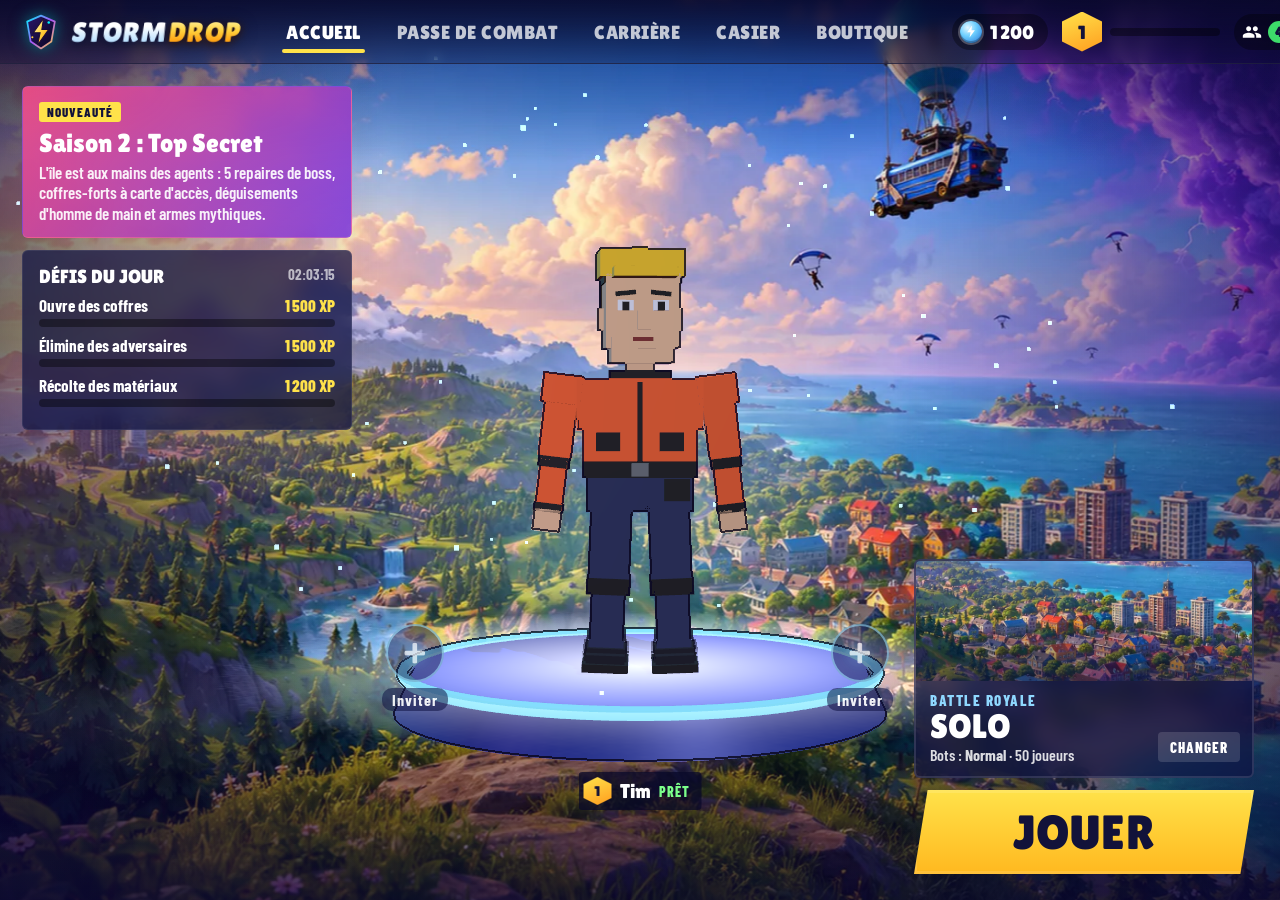
<file: app/index.html>
<!DOCTYPE html>
<html lang="fr">
<head>
<meta charset="UTF-8">
<meta name="viewport" content="width=device-width, initial-scale=1.0">
<title>STORMDROP — Salon</title>
<link rel="icon" type="image/svg+xml" href="icons/icon.svg">
<link rel="preconnect" href="https://fonts.googleapis.com">
<link rel="preconnect" href="https://fonts.gstatic.com" crossorigin>
<link href="https://fonts.googleapis.com/css2?family=Lilita+One&family=Barlow+Condensed:ital,wght@0,500;0,600;0,700;0,800;1,700;1,800&display=swap" rel="stylesheet">
<link rel="stylesheet" href="lobby.css">
<link rel="preload" as="image" href="img/lobby-bg.webp">
<script type="importmap">{ "imports": { "three": "./vendor/three.module.js", "three/addons/": "./vendor/addons/" } }</script>
<link rel="manifest" href="manifest.webmanifest">
<meta name="theme-color" content="#1b1460">
<meta name="mobile-web-app-capable" content="yes">
<meta name="apple-mobile-web-app-capable" content="yes">
<meta name="apple-mobile-web-app-title" content="STORMDROP">
<link rel="apple-touch-icon" href="icons/icon-192.png">
</head>
<body>
<div id="bg">
  <div class="bg-img" id="bgImg"></div>
  <div class="bg-bolt"></div>
  <div class="bg-shade"></div>
  <div class="bg-glow"></div>
  <div class="bg-clouds"></div>
  <div class="bg-floor"></div>
</div>
<canvas id="stage"></canvas>

<!-- Top bar -->
<header id="topbar">
    <div class="logo" aria-label="Stormdrop">
    <svg class="logo-badge" viewBox="0 0 44 44" width="38" height="38" aria-hidden="true">
      <defs>
        <linearGradient id="lbG" x1="0%" y1="0%" x2="100%" y2="100%">
          <stop offset="0%" stop-color="#2a1668"/>
          <stop offset="100%" stop-color="#0a0522"/>
        </linearGradient>
        <linearGradient id="lbB" x1="0%" y1="0%" x2="100%" y2="100%">
          <stop offset="0%" stop-color="#00f5ff"/>
          <stop offset="50%" stop-color="#a855f7"/>
          <stop offset="100%" stop-color="#ffd23f"/>
        </linearGradient>
        <linearGradient id="lbT" x1="0%" y1="0%" x2="100%" y2="100%">
          <stop offset="0%" stop-color="#fff8db"/>
          <stop offset="50%" stop-color="#ffd23f"/>
          <stop offset="100%" stop-color="#f59e0b"/>
        </linearGradient>
      </defs>
      <polygon points="22,3 38,10 34,33 22,41 10,33 6,10" fill="url(#lbG)" stroke="url(#lbB)" stroke-width="2" stroke-linejoin="round"/>
      <path d="M25,6 L13,23 L21,23 L18,37 L31,19 L23,19 Z" fill="url(#lbT)" stroke="#1a0b36" stroke-width="1.2" stroke-linejoin="miter"/>
      <circle cx="31" cy="11" r="1.5" fill="#00f5ff"/>
      <circle cx="12" cy="28" r="1.2" fill="#ffd23f"/>
    </svg>
    <div class="logo-title">
      <span class="lt-storm">STORM</span><span class="lt-drop">DROP</span>
    </div>
  </div>
  <nav id="tabs">
    <button data-tab="home" class="on">ACCUEIL</button>
    <button data-tab="pass">PASSE DE COMBAT</button>
    <button data-tab="career">CARRIÈRE</button>
    <button data-tab="locker">CASIER</button>
    <button data-tab="shop">BOUTIQUE</button>
  </nav>
  <div class="tb-right">
    <div class="pill cur" id="curPill" title="Éclats"><i class="coin"></i><span id="curVal">0</span></div>
    <div class="lvl" id="lvlPill" title="Niveau du passe">
      <div class="lvl-badge"><span id="lvlNum">1</span></div>
      <div class="lvl-bar"><i id="lvlFill"></i></div>
    </div>
    <button class="pill install-btn hidden" id="installBtn" title="Installer l'appli"><svg viewBox="0 0 24 24" width="18" height="18"><path fill="currentColor" d="M11 3h2v9.6l3.3-3.3 1.4 1.4L12 16.4l-5.7-5.7 1.4-1.4 3.3 3.3V3zm-7 14h16v4H4v-4z"/></svg></button>
    <button class="pill friends-btn" id="friendsBtn" title="Amis"><svg viewBox="0 0 24 24" width="20" height="20"><path fill="currentColor" d="M16 11c1.66 0 2.99-1.34 2.99-3S17.66 5 16 5c-1.66 0-3 1.34-3 3s1.34 3 3 3zm-8 0c1.66 0 2.99-1.34 2.99-3S9.66 5 8 5C6.34 5 5 6.34 5 8s1.34 3 3 3zm0 2c-2.33 0-7 1.17-7 3.5V19h14v-2.5c0-2.33-4.67-3.5-7-3.5zm8 0c-.29 0-.62.02-.97.05 1.16.84 1.97 1.97 1.97 3.45V19h6v-2.5c0-2.33-4.67-3.5-7-3.5z"/></svg><span class="fr-count" id="friendsN">0</span></button>
    <button class="icon-btn" id="settingsBtn" aria-label="Paramètres"><svg viewBox="0 0 24 24" width="22" height="22"><path fill="currentColor" d="M19.14 12.94c.04-.3.06-.61.06-.94 0-.32-.02-.64-.07-.94l2.03-1.58c.18-.14.23-.41.12-.61l-1.92-3.32c-.12-.22-.37-.29-.59-.22l-2.39.96c-.5-.38-1.03-.7-1.62-.94l-.36-2.54c-.04-.24-.24-.41-.48-.41h-3.84c-.24 0-.43.17-.47.41l-.36 2.54c-.59.24-1.13.57-1.62.94l-2.39-.96c-.22-.08-.47 0-.59.22L2.74 8.87c-.12.21-.08.47.12.61l2.03 1.58c-.05.3-.09.63-.09.94s.02.64.07.94l-2.03 1.58c-.18.14-.23.41-.12.61l1.92 3.32c.12.22.37.29.59.22l2.39-.96c.5.38 1.03.7 1.62.94l.36 2.54c.05.24.24.41.48.41h3.84c.24 0 .44-.17.47-.41l.36-2.54c.59-.24 1.13-.56 1.62-.94l2.39.96c.22.08.47 0 .59-.22l1.92-3.32c.12-.22.07-.47-.12-.61l-2.01-1.58zM12 15.6c-1.98 0-3.6-1.62-3.6-3.6s1.62-3.6 3.6-3.6 3.6 1.62 3.6 3.6-1.62 3.6-3.6 3.6z"/></svg></button>
  </div>
</header>

<!-- HOME -->
<section class="page on" id="page-home">
  <div class="party" id="party"></div>
  <div class="nameplate"><div class="np-lvl" id="npLvl">1</div><div class="np-name" id="npName">Tim</div><div class="np-ready">PRÊT</div></div>

  <aside class="home-left">
    <div class="card news">
      <div class="news-tag">NOUVEAUTÉ</div>
      <div class="news-title">Saison 2 : Top Secret</div>
      <div class="news-text">L'île est aux mains des agents : 5 repaires de boss, coffres-forts à carte d'accès, déguisements d'homme de main et armes mythiques.</div>
    </div>
    <div class="card quick">
      <div class="q-head">DÉFIS DU JOUR <span id="dailyReset"></span></div>
      <div id="quickChallenges"></div>
    </div>
    <div class="card last hidden" id="lastMatch"></div>
  </aside>

  <div class="home-right">
    <div class="mode-card" id="modeCard">
      <div class="mode-art"><canvas id="modeArt" width="300" height="140"></canvas></div>
      <div class="mode-info">
        <div class="mode-kicker">BATTLE ROYALE</div>
        <div class="mode-name" id="modeName">SOLO</div>
        <div class="mode-diff">Bots : <b id="diffLabel">Normal</b> · <span id="playersLabel">30</span> joueurs</div>
      </div>
      <button class="mode-change" id="diffBtn">CHANGER</button>
    </div>
    <button id="playBtn" class="play"><span>JOUER</span></button>
  </div>
</section>

<!-- BATTLE PASS -->
<section class="page" id="page-pass">
  <div class="pass-head">
    <div>
      <div class="kicker">SAISON 2 · TOP SECRET</div>
      <h1>PASSE DE COMBAT</h1>
      <div class="pass-sub">Monte de niveau en jouant pour débloquer <b>30 paliers</b> de récompenses.</div>
    </div>
    <div class="pass-buy" id="passBuy">
      <div class="pb-title">PASSE PREMIUM</div>
      <div class="pb-text">Débloque toutes les récompenses premium, dont les agents Brutus, TNTina, Meowscles, Skye et Midas.</div>
      <button class="buy-btn" id="passBuyBtn"><i class="coin"></i> 950</button>
    </div>
  </div>
  <div class="pass-preview" id="passPreview"></div>
  <div class="pass-track-wrap">
    <button class="pt-arrow l" id="ptL" aria-label="Précédent">‹</button>
    <div class="pass-track" id="passTrack"></div>
    <button class="pt-arrow r" id="ptR" aria-label="Suivant">›</button>
  </div>
</section>

<!-- CAREER (statistiques détaillées) -->
<section class="page" id="page-career">
  <div class="career-wrap">
    <div class="cr-head">
      <div class="cr-id">
        <div class="lvl-badge"><span id="crLvl">1</span></div>
        <div><div class="kicker">PROFIL JOUEUR</div><h1 id="crName">Tim</h1></div>
      </div>
      <div class="cr-vic"><b id="crWins">0</b><span>VICTOIRES<br>ROYALES</span></div>
    </div>
    <h3>GÉNÉRAL</h3>
    <div class="cr-grid" id="careerStats"></div>
    <h3>COMBAT</h3>
    <div class="cr-grid" id="careerCombat"></div>
    <h3>EXPLORATION &amp; BUTIN</h3>
    <div class="cr-grid" id="careerLoot"></div>
  </div>
</section>

<!-- LOCKER -->
<section class="page" id="page-locker">
  <div class="locker">
    <div class="lk-slots" id="lkSlots"></div>
    <div class="lk-panel">
      <div class="lk-head"><h2 id="lkTitle">TENUE</h2><span class="muted" id="lkCount"></span></div>
      <div class="lk-grid" id="lkGrid"></div>
    </div>
  </div>
  <div class="lk-detail" id="lkDetail"></div>
</section>

<!-- SHOP -->
<section class="page" id="page-shop">
  <div class="shop">
    <div class="shop-head">
      <h1>BOUTIQUE</h1>
      <div class="shop-timer">Renouvellement dans <b id="shopTimer">--:--:--</b></div>
    </div>
    <div class="shop-scroll">
      <h3>À LA UNE</h3>
      <div class="shop-row featured" id="shopFeatured"></div>
      <h3>QUOTIDIEN</h3>
      <div class="shop-row daily" id="shopDaily"></div>
      <h3>OFFRE DU JOUR</h3>
      <div class="shop-row gift">
        <div class="gift-card" id="giftCard">
          <i class="coin big"></i>
          <div><b>Cadeau quotidien</b><span>Récupère 300 Éclats gratuitement chaque jour.</span></div>
          <button class="buy-btn" id="giftBtn">RÉCUPÉRER</button>
        </div>
      </div>
    </div>
  </div>
</section>

<!-- Modals -->
<div class="modal hidden" id="buyModal">
  <div class="modal-box buy">
    <div class="bm-art" id="bmArt"></div>
    <div class="bm-info">
      <div class="bm-rar" id="bmRar"></div>
      <div class="bm-name" id="bmName"></div>
      <div class="bm-type" id="bmType"></div>
      <div class="bm-desc" id="bmDesc"></div>
      <div class="bm-btns">
        <button class="buy-btn" id="bmBuy"></button>
        <button class="ghost-btn" id="bmClose">FERMER</button>
      </div>
      <div class="bm-msg" id="bmMsg"></div>
    </div>
  </div>
</div>

<aside class="friends hidden" id="friendsPanel">
  <div class="fr-head"><h2>AMIS</h2><button class="ghost-btn" id="friendsClose">FERMER</button></div>
  <div class="fr-group" id="partyList"></div>
  <div class="fr-sub">EN LIGNE</div>
  <div id="friendsList"></div>
  <div class="set-note">Les amis invités rejoignent ton groupe et jouent comme coéquipiers IA. En Solo, inviter un ami passe automatiquement en Duo ou en Escouade.</div>
</aside>

<div class="modal hidden" id="modeModal">
  <div class="modal-box mode-pick">
    <h2>CHOIX DU MODE</h2>
    <div class="mp-row" id="mpModes"></div>
    <div class="mp-label">NOMBRE DE JOUEURS</div>
    <div class="mp-row small" id="mpPlayers"></div>
    <div class="mp-label">DIFFICULTÉ DES BOTS</div>
    <div class="mp-row small" id="mpDiff"></div>
    <div class="bm-btns"><button class="buy-btn" id="mpOk">VALIDER</button></div>
  </div>
</div>

<div class="modal hidden" id="settingsModal">
  <div class="modal-box settings">
    <h2>PARAMÈTRES</h2>
    <label>Pseudo<input id="setName" maxlength="16" value="Tim"></label>
    <div id="setForm"></div>
    <label>Difficulté des bots
      <select id="setDiff"><option value="facile">Facile</option><option value="normal" selected>Normal</option><option value="difficile">Difficile</option></select>
    </label>
    <div class="set-note">Astuce : en jeu, clique dans la fenêtre pour capturer la souris (version téléchargeable). La progression est conservée tant que cette page reste ouverte.</div>
    <div class="bm-btns"><button class="buy-btn" id="setSave">ENREGISTRER</button></div>
  </div>
</div>

<div class="modal hidden" id="resultModal">
  <div class="modal-box result">
    <div class="rs-place" id="rsPlace">#1</div>
    <div class="rs-title" id="rsTitle"></div>
    <div class="rs-cols">
      <div class="rs-stats" id="rsStats"></div>
      <div class="rs-xp">
        <div class="rs-xp-list" id="rsXpList"></div>
        <div class="rs-total"><span>TOTAL</span><b id="rsXpTotal">0 XP</b></div>
        <div class="rs-level">
          <div class="lvl-badge"><span id="rsLvl">1</span></div>
          <div class="rs-bar"><i id="rsFill"></i></div>
        </div>
        <div class="rs-rewards" id="rsRewards"></div>
      </div>
    </div>
    <div class="bm-btns"><button class="buy-btn" id="rsContinue">CONTINUER</button></div>
  </div>
</div>

<div id="matchmaking" class="hidden">
  <div class="mm-box"><div class="mm-spin"></div><div><b>RECHERCHE DE PARTIE</b><span id="mmTime">0:00</span></div></div>
</div>
<div id="loadScreen" class="hidden">
  <div class="ls-art" id="lsArt"></div>
  <div class="ls-bottom">
    <div class="ls-tip" id="lsTip"></div>
    <div class="ls-bar"><i id="lsFill"></i></div>
  </div>
</div>
<div id="toast"></div>

<script type="module" src="js/lobby.js"></script>
<script data-pplx-inline-edit>
(function () {
  if (window === window.top) return;

  const allowedParentOrigins = ["https://www.perplexity.ai","https://perplexity.ai","https://testing.perplexity.ai","https://staging.perplexity.ai","https://*.preview.i.perplexity.ai","http://per..."];
  const MAX_FONT_BYTES = 500 * 1024;
  const MAX_TOTAL_FONT_BYTES = 2 * 1024 * 1024;
  const DEFAULT_LINE_HEIGHT = 16;
  let scrollForwarding = false;
  let scrollRaf = 0;
  let trustedTopOrigin = null;
  // (inline edit script unchanged)
})();


</script></body>
</html>
</file>
<file: app/lobby.css>
:root {
  --font-display: 'Lilita One', 'Arial Black', sans-serif;
  --font-body: 'Barlow Condensed', 'Arial Narrow', sans-serif;
  --yellow: #ffe24a; --yellow2: #ffb81f; --ink: #12123a;
  --panel: rgba(14, 18, 66, .72); --panel2: rgba(255, 255, 255, .08);
  --blue: #2a8cff;
}
* { box-sizing: border-box; margin: 0; padding: 0; }
html, body { width: 100%; height: 100%; overflow: hidden; background: #160f52; color: #fff; font-family: var(--font-body); user-select: none; -webkit-font-smoothing: antialiased; }
button { font-family: inherit; color: inherit; border: 0; background: none; cursor: pointer; }
.hidden { display: none !important; }
.muted { color: rgba(255,255,255,.6); font-family: var(--font-body); font-weight: 600; font-size: 16px; letter-spacing: 0; }

/* Background */
#bg { position: fixed; inset: 0; overflow: hidden; background: #2a2a8f url(img/lobby-bg-small.webp) center / cover; }
.bg-img { position: absolute; inset: -3%; background: url(img/lobby-bg.webp) center 40% / cover no-repeat; transform: translate3d(var(--px, 0px), var(--py, 0px), 0) scale(1.04); transition: transform .6s cubic-bezier(.2,.7,.3,1), filter .5s; animation: kenburns 50s ease-in-out infinite alternate; will-change: transform; }
@keyframes kenburns { from { background-position: 45% 40%; } to { background-position: 55% 38%; } }
/* storm lightning flashes on the right side of the art */
.bg-bolt { position: absolute; inset: 0; background: radial-gradient(ellipse 30% 45% at 90% 25%, rgba(214, 160, 255, .55), transparent 70%); opacity: 0; mix-blend-mode: screen; animation: bolt 7s infinite; pointer-events: none; }
@keyframes bolt { 0%, 62%, 66%, 69%, 100% { opacity: 0; } 63% { opacity: 1; } 67% { opacity: .7; } }
/* readability: dark top for the bar, side vignettes for the panels, soft glow behind the character */
.bg-shade { position: absolute; inset: 0; pointer-events: none; background:
  linear-gradient(180deg, rgba(10, 8, 48, .55) 0%, rgba(10, 8, 48, 0) 18%),
  linear-gradient(90deg, rgba(14, 10, 60, .55) 0%, rgba(14, 10, 60, 0) 30%, rgba(14, 10, 60, 0) 70%, rgba(14, 10, 60, .5) 100%),
  radial-gradient(ellipse 90% 80% at 50% 50%, transparent 55%, rgba(8, 6, 40, .55) 100%); }
.bg-glow { position: absolute; left: 50%; top: 58%; width: 62vmin; height: 62vmin; transform: translate(-50%, -50%); background: radial-gradient(circle, rgba(150, 225, 255, .45), rgba(150, 225, 255, 0) 65%); filter: blur(10px); animation: pulse 6s ease-in-out infinite; mix-blend-mode: screen; }
@keyframes pulse { 50% { opacity: .7; transform: translate(-50%, -50%) scale(1.06); } }
.bg-clouds { position: absolute; inset: 0; opacity: .35; pointer-events: none; background:
  radial-gradient(ellipse 22% 9% at 12% 80%, rgba(255,255,255,.35), transparent 70%),
  radial-gradient(ellipse 28% 10% at 88% 84%, rgba(255,255,255,.3), transparent 70%);
  animation: drift 40s linear infinite alternate; }
@keyframes drift { to { transform: translateX(3%); } }
.bg-floor { position: absolute; left: 0; right: 0; bottom: 0; height: 34%; background: linear-gradient(180deg, transparent, rgba(10, 6, 50, .7)); }
/* other tabs: blur and darken the art so panels stay readable */
body[data-tab="pass"] .bg-img, body[data-tab="challenges"] .bg-img, body[data-tab="career"] .bg-img, body[data-tab="locker"] .bg-img, body[data-tab="shop"] .bg-img { filter: blur(6px) brightness(.55) saturate(1.1); }
@media (prefers-reduced-motion: reduce) { .bg-img, .bg-bolt, .bg-clouds, .bg-glow { animation: none; } }
#stage { position: fixed; inset: 0; width: 100%; height: 100%; display: block; cursor: grab; }
#stage:active { cursor: grabbing; }

/* Top bar */
#topbar { position: fixed; top: 0; left: 0; right: 0; height: 64px; z-index: 10; display: flex; align-items: center; padding: 0 22px; gap: 28px; background: linear-gradient(180deg, rgba(8, 8, 40, .82), rgba(8, 8, 40, .25)); backdrop-filter: blur(6px); -webkit-backdrop-filter: blur(6px); border-bottom: 1px solid rgba(255,255,255,.08); }
.logo {
  display: flex;
  align-items: center;
  gap: 12px;
  cursor: pointer;
  text-decoration: none;
  filter: drop-shadow(0 2px 8px rgba(0,0,0,.4));
  transition: transform .15s ease, filter .15s ease;
}
.logo:hover {
  transform: scale(1.03);
  filter: drop-shadow(0 4px 14px rgba(120,40,255,.6));
}
.logo-badge {
  flex: none;
  filter: drop-shadow(0 0 8px rgba(0, 245, 255, 0.45));
}
.logo-title {
  display: flex;
  align-items: baseline;
  font-family: var(--font-display);
  font-size: 28px;
  line-height: 1;
  letter-spacing: 1px;
  transform: skewX(-8deg);
}
.lt-storm {
  color: #ffffff;
  background: linear-gradient(180deg, #ffffff 30%, #a5d8ff 100%);
  -webkit-background-clip: text;
  -webkit-text-fill-color: transparent;
  filter: drop-shadow(0 2px 4px rgba(10, 20, 60, .8));
  margin-right: 2px;
}
.lt-drop {
  color: #ffd23f;
  background: linear-gradient(180deg, #fff3a8 0%, #ffd23f 45%, #ff8c00 100%);
  -webkit-background-clip: text;
  -webkit-text-fill-color: transparent;
  filter: drop-shadow(0 2px 4px rgba(60, 20, 0, .8));
}
#tabs { display: flex; gap: 4px; height: 100%; }
#tabs button { position: relative; height: 100%; padding: 0 16px; white-space: nowrap; font-family: var(--font-display); font-size: 19px; letter-spacing: .5px; color: rgba(255,255,255,.75); transition: color .15s; }
#tabs button:hover { color: #fff; }
#tabs button.on { color: #fff; }
#tabs button.on::after { content: ''; position: absolute; left: 12px; right: 12px; bottom: 10px; height: 4px; background: var(--yellow); border-radius: 2px; }
#tabs button .dot { position: absolute; top: 14px; right: 4px; width: 9px; height: 9px; border-radius: 50%; background: var(--yellow); box-shadow: 0 0 6px var(--yellow); }
.tb-right { margin-left: auto; display: flex; align-items: center; gap: 14px; }
.pill { display: flex; align-items: center; gap: 8px; height: 36px; padding: 0 14px 0 8px; border-radius: 18px; background: rgba(0,0,0,.35); font-family: var(--font-display); font-size: 19px; }
.coin { display: inline-block; width: 22px; height: 22px; border-radius: 50%; background: radial-gradient(circle at 35% 30%, #e6f7ff, #6fd0ff 40%, #1f6fd6 100%); box-shadow: inset 0 -2px 0 rgba(0,0,0,.25), 0 0 0 2px rgba(255,255,255,.25); position: relative; flex: none; }
.coin::after { content: ''; position: absolute; inset: 5px; background: #fff; clip-path: polygon(58% 0, 18% 56%, 46% 56%, 38% 100%, 82% 40%, 54% 40%); }
.coin.big { width: 54px; height: 54px; }
.coin.big::after { inset: 12px; }
.lvl { display: flex; align-items: center; gap: 8px; }
.lvl-badge { width: 40px; height: 40px; display: grid; place-items: center; background: linear-gradient(160deg, #ffe24a, #ff9d1f); clip-path: polygon(50% 0, 100% 25%, 100% 75%, 50% 100%, 0 75%, 0 25%); color: var(--ink); font-family: var(--font-display); font-size: 19px; }
.lvl-bar { width: 110px; height: 8px; border-radius: 4px; background: rgba(0,0,0,.4); overflow: hidden; }
.lvl-bar i { display: block; height: 100%; width: 0; background: linear-gradient(90deg, #7ce8ff, #3fa9ff); transition: width .6s; }
.icon-btn { width: 40px; height: 40px; display: grid; place-items: center; border-radius: 50%; background: rgba(0,0,0,.35); color: #fff; }
.icon-btn:hover { background: rgba(255,255,255,.18); }

/* Pages */
.page { position: fixed; inset: 64px 0 0 0; z-index: 5; display: none; pointer-events: none; }
.page.on { display: block; }
.page > * { pointer-events: auto; }
.page .party, .page .nameplate { pointer-events: none; }
.card { background: var(--panel); border-radius: 6px; padding: 14px 16px; backdrop-filter: blur(6px); border: 1px solid rgba(255,255,255,.08); }
.kicker { font-family: var(--font-display); font-size: 18px; color: var(--yellow); letter-spacing: 1px; }
h1 { font-family: var(--font-display); font-weight: 400; font-size: 54px; line-height: 1; letter-spacing: .5px; text-shadow: 0 4px 0 rgba(0,0,0,.25); }
h2 { font-family: var(--font-display); font-weight: 400; font-size: 28px; margin-bottom: 12px; display: flex; align-items: baseline; gap: 12px; }
h3 { font-family: var(--font-display); font-weight: 400; font-size: 24px; margin: 18px 0 10px; letter-spacing: .5px; }

/* Home */
.party .slot { position: fixed; bottom: 21%; width: 90px; height: 150px; display: flex; flex-direction: column; align-items: center; justify-content: flex-end; gap: 6px; opacity: .55; }
.party .slot span { font-family: var(--font-display); font-size: 54px; line-height: 1; color: rgba(255,255,255,.75); text-shadow: 0 0 16px rgba(140,220,255,.7); }
.party .slot em { font-style: normal; font-weight: 700; font-size: 16px; letter-spacing: 1px; }
.party .s1 { left: calc(50% - 270px); } .party .s2 { left: calc(50% + 175px); } .party .s3 { left: calc(50% + 330px); bottom: 26%; opacity: .35; }
.nameplate { position: fixed; left: 50%; bottom: 10%; transform: translateX(-50%); display: flex; align-items: center; gap: 8px; background: rgba(8, 8, 40, .7); padding: 5px 12px 5px 5px; border-radius: 4px; }
.np-lvl { width: 28px; height: 28px; display: grid; place-items: center; background: linear-gradient(160deg, #ffe24a, #ff9d1f); clip-path: polygon(50% 0, 100% 25%, 100% 75%, 50% 100%, 0 75%, 0 25%); color: var(--ink); font-family: var(--font-display); font-size: 14px; }
.np-name { font-family: var(--font-display); font-size: 20px; }
.np-ready { font-weight: 800; font-size: 14px; color: #7cff8a; letter-spacing: 1px; }
.home-left { position: fixed; left: 22px; top: 86px; width: 330px; display: flex; flex-direction: column; gap: 12px; }
.news { background: linear-gradient(135deg, rgba(255, 79, 140, .85), rgba(120, 52, 220, .85)); }
.news-tag { display: inline-block; background: var(--yellow); color: var(--ink); font-weight: 800; font-size: 13px; padding: 2px 8px; border-radius: 3px; letter-spacing: 1px; }
.news-title { font-family: var(--font-display); font-size: 26px; margin: 6px 0 4px; }
.news-text { font-size: 17px; font-weight: 600; line-height: 1.2; opacity: .92; }
.q-head { font-family: var(--font-display); font-size: 19px; margin-bottom: 8px; display: flex; justify-content: space-between; }
.q-head span { font-family: var(--font-body); font-weight: 700; font-size: 15px; opacity: .65; }
.qc { margin: 8px 0; }
.qc-top { display: flex; justify-content: space-between; font-weight: 700; font-size: 17px; }
.qc-top b { color: var(--yellow); font-weight: 800; }
.bar { height: 8px; margin-top: 4px; border-radius: 4px; background: rgba(0,0,0,.4); overflow: hidden; }
.bar i { display: block; height: 100%; background: linear-gradient(90deg, #ffe24a, #ffb81f); }
.qc.done .qc-top { color: #7cff8a; }
.qc.done .bar i { background: #3ddc6a; }
.last { font-size: 17px; font-weight: 600; }
.last b { font-family: var(--font-display); font-weight: 400; font-size: 22px; }
.home-right { position: fixed; right: 26px; bottom: 26px; display: flex; flex-direction: column; align-items: flex-end; gap: 12px; }
.mode-card { position: relative; width: 340px; background: var(--panel); border-radius: 6px; overflow: hidden; border: 2px solid rgba(255,255,255,.12); }
.mode-art { background: url(img/lobby-bg.webp) 78% 62% / 260% no-repeat; position: relative; }
.mode-art::after { content: ''; position: absolute; inset: 0; background: linear-gradient(180deg, transparent 50%, rgba(14,18,66,.6)); }
.mode-art canvas { display: block; width: 100%; height: 120px; opacity: 0; }
.mode-info { padding: 10px 14px 12px; }
.mode-kicker { font-weight: 800; font-size: 15px; letter-spacing: 1.5px; color: #8fd8ff; }
.mode-name { font-family: var(--font-display); font-size: 34px; line-height: 1; }
.mode-diff { font-weight: 600; font-size: 16px; opacity: .85; margin-top: 2px; }
.mode-change { position: absolute; right: 12px; bottom: 14px; padding: 6px 12px; background: rgba(255,255,255,.14); border-radius: 4px; font-weight: 800; font-size: 15px; letter-spacing: 1px; }
.mode-change:hover { background: rgba(255,255,255,.26); }
.play { width: 340px; height: 84px; background: linear-gradient(180deg, var(--yellow), var(--yellow2)); color: var(--ink); clip-path: polygon(4% 0, 100% 0, 96% 100%, 0 100%); font-family: var(--font-display); font-size: 48px; letter-spacing: 1px; box-shadow: 0 6px 0 #c47d00; transition: transform .12s, filter .12s; }
.play:hover { transform: translateY(-2px) scale(1.02); filter: brightness(1.08); }
.play:active { transform: translateY(1px); }

/* Battle pass */
#page-pass { padding: 24px 40px; }
.pass-head { display: flex; justify-content: space-between; align-items: flex-start; gap: 20px; }
.pass-sub { font-size: 19px; font-weight: 600; margin-top: 6px; opacity: .9; }
.pass-buy { width: 360px; padding: 14px 16px; border-radius: 6px; background: linear-gradient(135deg, #ffcf3a, #ff8a1f); color: var(--ink); }
.pass-buy.owned { background: linear-gradient(135deg, #3ddc6a, #1b9b4a); color: #fff; }
.pb-title { font-family: var(--font-display); font-size: 24px; }
.pb-text { font-weight: 700; font-size: 16px; line-height: 1.15; margin: 4px 0 10px; }
.buy-btn { display: inline-flex; align-items: center; gap: 8px; height: 44px; padding: 0 22px; background: linear-gradient(180deg, var(--yellow), var(--yellow2)); color: var(--ink); font-family: var(--font-display); font-size: 22px; border-radius: 4px; box-shadow: 0 4px 0 #c47d00; }
.pass-buy .buy-btn { background: var(--ink); color: #fff; box-shadow: 0 4px 0 #000; }
.buy-btn:hover { filter: brightness(1.08); }
.buy-btn:disabled { opacity: .5; cursor: default; filter: none; }
.ghost-btn { height: 44px; padding: 0 18px; border: 2px solid rgba(255,255,255,.5); border-radius: 4px; font-family: var(--font-display); font-size: 19px; }
.ghost-btn:hover { background: rgba(255,255,255,.12); }
.pass-preview { position: absolute; left: 40px; top: 180px; width: 360px; }
.pp-rar { display: inline-block; padding: 2px 8px; border-radius: 3px; font-weight: 800; font-size: 14px; letter-spacing: 1px; color: #fff; }
.pp-name { font-family: var(--font-display); font-size: 40px; line-height: 1; margin: 6px 0; }
.pp-type { font-weight: 700; font-size: 18px; opacity: .8; }
.pp-tier { margin-top: 8px; font-weight: 700; font-size: 18px; color: var(--yellow); }
.pass-track-wrap { position: absolute; left: 0; right: 0; bottom: 22px; display: flex; align-items: center; gap: 8px; padding: 0 12px; }
.pass-track { flex: 1; display: flex; gap: 8px; overflow-x: auto; scroll-behavior: smooth; padding: 6px 4px 10px; scrollbar-width: thin; }
.pt-arrow { width: 40px; height: 40px; border-radius: 50%; background: rgba(0,0,0,.4); font-size: 30px; line-height: 1; flex: none; }
.tier { flex: none; width: 112px; display: flex; flex-direction: column; gap: 6px; }
.tier-num { text-align: center; font-family: var(--font-display); font-size: 20px; }
.tier.cur .tier-num { color: var(--yellow); }
.reward { position: relative; height: 112px; border-radius: 5px; overflow: hidden; cursor: pointer; border: 3px solid transparent; transition: transform .12s; }
.reward:hover { transform: translateY(-3px); }
.reward.sel { border-color: #fff; }
.reward img { position: absolute; inset: 0; width: 100%; height: 100%; object-fit: contain; }
.reward .rw-label { position: absolute; left: 0; right: 0; bottom: 0; padding: 2px 4px; background: rgba(0,0,0,.55); font-weight: 700; font-size: 13px; text-align: center; white-space: nowrap; overflow: hidden; text-overflow: ellipsis; }
.reward.locked::after { content: ''; position: absolute; inset: 0; background: rgba(10, 10, 40, .55); }
.reward .lock { position: absolute; top: 4px; right: 4px; z-index: 2; width: 22px; height: 22px; border-radius: 50%; background: rgba(0,0,0,.6); display: grid; place-items: center; }
.reward .lock svg { width: 12px; height: 12px; }
.reward .check { position: absolute; top: 4px; right: 4px; z-index: 2; width: 22px; height: 22px; border-radius: 50%; background: #3ddc6a; display: grid; place-items: center; font-weight: 800; font-size: 14px; }
.reward.empty { background: rgba(255,255,255,.05); cursor: default; }
.reward.empty:hover { transform: none; }
.reward.prem { box-shadow: inset 0 0 0 2px rgba(255, 210, 63, .6); }
.row-tag { font-weight: 800; font-size: 12px; letter-spacing: 1px; opacity: .7; text-align: center; }
.eclats-art { position: absolute; inset: 0; display: grid; place-items: center; }
.eclats-art .coin { width: 48px; height: 48px; }
.eclats-art .coin::after { inset: 11px; }
.eclats-art b { position: absolute; top: 14px; font-family: var(--font-display); font-size: 20px; }

/* Rarity backgrounds */
.r-common { background: radial-gradient(circle at 50% 35%, #c9cfda, #6e7687 75%); }
.r-uncommon { background: radial-gradient(circle at 50% 35%, #8bf07a, #237a32 75%); }
.r-rare { background: radial-gradient(circle at 50% 35%, #6fd0ff, #1849a8 75%); }
.r-epic { background: radial-gradient(circle at 50% 35%, #d89aff, #5a1aa0 75%); }
.r-legendary { background: radial-gradient(circle at 50% 35%, #ffd27a, #b2560c 75%); }
.r-eclats { background: radial-gradient(circle at 50% 35%, #7fe0ff, #1f3fa8 75%); }

/* Challenges + Carrière */
#page-challenges, #page-career { padding: 24px 40px; overflow-y: auto; }
.ch-wrap { display: grid; grid-template-columns: 1fr 1fr 300px; gap: 22px; max-width: 1400px; margin: 0 auto; }
.ch-col h2 .muted { font-size: 15px; }
.career-wrap { max-width: 1150px; margin: 0 auto; padding-bottom: 30px; }
.career-wrap h3 { color: #b9c3ff; }
.cr-head { display: flex; align-items: center; justify-content: space-between; gap: 20px; padding: 18px 22px; margin-bottom: 8px; background: var(--panel); border-radius: 8px; border: 1px solid rgba(255,255,255,.1); backdrop-filter: blur(8px); }
.cr-id { display: flex; align-items: center; gap: 16px; }
.cr-id .lvl-badge { width: 56px; height: 56px; font-size: 26px; }
.cr-id h1 { font-size: 46px; }
.cr-vic { text-align: center; padding: 8px 26px; border-radius: 8px; background: linear-gradient(160deg, rgba(255,226,74,.2), rgba(255,157,31,.12)); border: 2px solid rgba(255,226,74,.45); }
.cr-vic b { display: block; font-family: var(--font-display); font-weight: 400; font-size: 54px; line-height: .95; color: var(--yellow); text-shadow: 0 3px 0 rgba(0,0,0,.35); }
.cr-vic span { font-weight: 800; font-size: 13px; letter-spacing: 2px; opacity: .85; }
.cr-grid { display: grid; grid-template-columns: repeat(4, 1fr); gap: 10px; }
.cr-grid .stat { display: flex; flex-direction: column; gap: 2px; padding: 12px 16px; background: var(--panel); border-radius: 6px; border: 1px solid rgba(255,255,255,.08); backdrop-filter: blur(8px); }
.cr-grid .stat span { font-weight: 700; font-size: 15px; letter-spacing: .5px; color: #9aa3d5; text-transform: uppercase; }
.cr-grid .stat b { font-family: var(--font-display); font-weight: 400; font-size: 34px; line-height: 1.05; color: #fff; }
.cr-grid .stat b:first-letter { color: var(--yellow); }
.chal { display: flex; align-items: center; gap: 14px; padding: 12px 14px; margin-bottom: 10px; background: var(--panel); border-radius: 6px; border-left: 5px solid var(--yellow); }
.chal.done { border-left-color: #3ddc6a; }
.chal-main { flex: 1; }
.chal-name { font-weight: 800; font-size: 19px; }
.chal-prog { font-weight: 700; font-size: 15px; opacity: .8; margin-top: 2px; }
.chal-xp { font-family: var(--font-display); font-size: 18px; color: var(--yellow); white-space: nowrap; }
.chal.done .chal-xp { color: #7cff8a; }
.stats .stat { display: flex; justify-content: space-between; padding: 10px 14px; margin-bottom: 8px; background: var(--panel); border-radius: 6px; font-weight: 700; font-size: 18px; }
.stats .stat b { font-family: var(--font-display); font-weight: 400; font-size: 22px; }

/* Locker */
.locker { position: absolute; left: 28px; top: 20px; bottom: 20px; display: flex; gap: 18px; }
.lk-slots { display: flex; flex-direction: column; gap: 10px; }
.lk-slot { position: relative; width: 108px; height: 108px; border-radius: 6px; overflow: hidden; border: 3px solid rgba(255,255,255,.15); cursor: pointer; transition: transform .1s; }
.lk-slot:hover { transform: scale(1.04); }
.lk-slot.on { border-color: var(--yellow); box-shadow: 0 0 0 3px rgba(255, 226, 74, .3); }
.lk-slot img { width: 100%; height: 100%; object-fit: contain; }
.lk-slot span { position: absolute; left: 0; right: 0; bottom: 0; padding: 2px; background: rgba(0,0,0,.6); text-align: center; font-weight: 800; font-size: 13px; letter-spacing: .5px; }
.lk-panel { width: 470px; display: flex; flex-direction: column; }
.lk-head { display: flex; align-items: baseline; gap: 10px; }
.lk-grid { display: grid; grid-template-columns: repeat(4, 1fr); gap: 8px; overflow-y: auto; padding: 4px 6px 10px 2px; align-content: start; }
.lk-item { position: relative; aspect-ratio: 1; border-radius: 5px; overflow: hidden; cursor: pointer; border: 3px solid transparent; transition: transform .1s; }
.lk-item:hover { transform: scale(1.05); }
.lk-item.eq { border-color: var(--yellow); }
.lk-item img { width: 100%; height: 100%; object-fit: contain; }
.lk-item .new { position: absolute; top: 4px; left: 4px; background: var(--yellow); color: var(--ink); font-weight: 800; font-size: 11px; padding: 1px 5px; border-radius: 2px; }
.lk-item.locked { opacity: .35; filter: grayscale(.6); cursor: default; }
.lk-detail { position: absolute; right: 40px; bottom: 40px; text-align: right; width: 380px; }
.lk-detail .pp-name { font-size: 44px; }
.lk-detail .pp-desc { font-weight: 600; font-size: 18px; opacity: .85; margin-top: 4px; }

/* Shop */
#page-shop { padding: 18px 40px 0; }
.shop { height: 100%; display: flex; flex-direction: column; }
.shop-head { display: flex; align-items: baseline; justify-content: space-between; }
.shop-timer { font-weight: 700; font-size: 19px; }
.shop-timer b { font-family: var(--font-display); font-weight: 400; font-size: 22px; color: var(--yellow); }
.shop-scroll { flex: 1; overflow-y: auto; padding-bottom: 30px; }
.shop-row { display: flex; flex-wrap: wrap; gap: 12px; }
.sitem { position: relative; width: 200px; height: 260px; border-radius: 6px; overflow: hidden; cursor: pointer; transition: transform .12s, box-shadow .12s; box-shadow: 0 6px 18px rgba(0,0,0,.3); }
.featured .sitem { width: 300px; height: 360px; }
.sitem:hover { transform: translateY(-4px) scale(1.02); box-shadow: 0 0 0 3px #fff, 0 10px 24px rgba(0,0,0,.4); }
.sitem img { position: absolute; left: 0; right: 0; top: 0; width: 100%; height: calc(100% - 58px); object-fit: contain; }
.sitem .si-bottom { position: absolute; left: 0; right: 0; bottom: 0; height: 58px; padding: 6px 10px; background: rgba(10, 10, 40, .82); }
.si-name { font-family: var(--font-display); font-size: 20px; white-space: nowrap; overflow: hidden; text-overflow: ellipsis; }
.si-price { display: flex; align-items: center; gap: 6px; font-family: var(--font-display); font-size: 17px; margin-top: 1px; }
.si-price .coin { width: 18px; height: 18px; }
.si-price .coin::after { inset: 4px; }
.si-price s { opacity: .55; font-size: 14px; }
.si-owned { position: absolute; top: 8px; right: 8px; background: #3ddc6a; font-weight: 800; font-size: 13px; padding: 2px 8px; border-radius: 3px; letter-spacing: 1px; }
.si-bundle { position: absolute; top: 8px; left: 8px; background: var(--yellow); color: var(--ink); font-weight: 800; font-size: 13px; padding: 2px 8px; border-radius: 3px; letter-spacing: 1px; }
.gift-card { display: flex; align-items: center; gap: 16px; padding: 16px 20px; width: 520px; background: linear-gradient(135deg, rgba(63, 169, 255, .5), rgba(90, 40, 200, .6)); border-radius: 6px; }
.gift-card b { display: block; font-family: var(--font-display); font-weight: 400; font-size: 24px; }
.gift-card span { font-weight: 600; font-size: 17px; }
.gift-card .buy-btn { margin-left: auto; flex: none; }

/* Modals */
.modal { position: fixed; inset: 0; z-index: 40; background: rgba(6, 6, 30, .72); display: grid; place-items: center; backdrop-filter: blur(4px); animation: fade .2s; }
@keyframes fade { from { opacity: 0; } }
.modal-box { background: linear-gradient(180deg, #23207a, #151247); border-radius: 8px; border: 2px solid rgba(255,255,255,.14); box-shadow: 0 24px 60px rgba(0,0,0,.5); animation: pop .25s cubic-bezier(.2, 1.4, .4, 1); }
@keyframes pop { from { transform: scale(.9); opacity: 0; } }
.modal-box.buy { display: flex; width: 820px; max-width: 94vw; overflow: hidden; }
.bm-art { width: 400px; height: 440px; flex: none; position: relative; }
.bm-art img { width: 100%; height: 100%; object-fit: contain; }
.bm-info { padding: 30px 28px; display: flex; flex-direction: column; flex: 1; }
.bm-rar { align-self: flex-start; padding: 3px 10px; border-radius: 3px; font-weight: 800; font-size: 15px; letter-spacing: 1px; }
.bm-name { font-family: var(--font-display); font-size: 44px; line-height: 1; margin: 10px 0 4px; }
.bm-type { font-weight: 700; font-size: 18px; opacity: .75; }
.bm-desc { font-weight: 600; font-size: 19px; margin-top: 14px; line-height: 1.25; flex: 1; }
.bm-btns { display: flex; gap: 12px; align-items: center; margin-top: 18px; }
.bm-msg { margin-top: 10px; font-weight: 700; font-size: 16px; color: #ff8a8a; min-height: 20px; }
.modal-box.settings { width: 460px; padding: 26px 28px; }
.settings label { display: block; font-weight: 700; font-size: 18px; margin-bottom: 16px; }
.settings input:not([type=range]), .settings select { display: block; width: 100%; margin-top: 6px; height: 42px; padding: 0 12px; border-radius: 4px; border: 2px solid rgba(255,255,255,.2); background: rgba(0,0,0,.3); color: #fff; font-family: var(--font-body); font-weight: 700; font-size: 18px; }
.settings select option { color: #000; }
.settings input[type=range] { display: block; width: 100%; margin-top: 8px; accent-color: var(--yellow); }
.set-note { font-weight: 600; font-size: 15px; opacity: .7; line-height: 1.25; }
.modal-box.result { width: 860px; max-width: 94vw; max-height: 94vh; overflow-y: auto; padding: 26px 32px; text-align: center; }
.rs-place { font-family: var(--font-display); font-size: 92px; line-height: .9; background: linear-gradient(180deg, #fff9c4, #ffd23f 50%, #ff9d00); -webkit-background-clip: text; background-clip: text; -webkit-text-fill-color: transparent; filter: drop-shadow(0 5px 0 #8a4b00); }
.rs-place.lose { background: linear-gradient(180deg, #fff, #b9c3ff); -webkit-background-clip: text; background-clip: text; filter: drop-shadow(0 5px 0 #2a2f8f); }
.rs-title { font-family: var(--font-display); font-size: 30px; margin: 4px 0 18px; }
.rs-cols { display: grid; grid-template-columns: 260px 1fr; gap: 22px; text-align: left; }
.rs-stats .stat { display: flex; justify-content: space-between; padding: 9px 12px; margin-bottom: 6px; background: rgba(0,0,0,.25); border-radius: 5px; font-weight: 700; font-size: 17px; }
.rs-stats .stat b { font-family: var(--font-display); font-weight: 400; font-size: 20px; }
.rs-xp-list div { display: flex; justify-content: space-between; padding: 4px 2px; font-weight: 700; font-size: 17px; border-bottom: 1px solid rgba(255,255,255,.07); animation: fadeIn .3s both; }
.rs-xp-list div b { color: var(--yellow); }
@keyframes fadeIn { from { opacity: 0; transform: translateX(-10px); } }
.rs-total { display: flex; justify-content: space-between; margin-top: 10px; font-family: var(--font-display); font-size: 24px; }
.rs-total b { font-weight: 400; color: var(--yellow); }
.rs-level { display: flex; align-items: center; gap: 12px; margin-top: 12px; }
.rs-bar { flex: 1; height: 14px; border-radius: 7px; background: rgba(0,0,0,.4); overflow: hidden; }
.rs-bar i { display: block; height: 100%; width: 0; background: linear-gradient(90deg, #7ce8ff, #3fa9ff); }
.rs-rewards { display: flex; flex-wrap: wrap; gap: 8px; margin-top: 14px; }
.rs-rewards .reward { width: 86px; height: 86px; cursor: default; animation: pop .35s both; }
.modal-box.result .bm-btns { justify-content: center; }

/* Matchmaking + loading */
#matchmaking { position: fixed; right: 26px; bottom: 132px; z-index: 30; }
.mm-box { display: flex; align-items: center; gap: 12px; padding: 12px 18px; background: rgba(10, 10, 40, .85); border-radius: 6px; border: 2px solid var(--yellow); }
.mm-box b { display: block; font-family: var(--font-display); font-weight: 400; font-size: 20px; }
.mm-box span { font-weight: 700; font-size: 16px; opacity: .8; }
.mm-spin { width: 26px; height: 26px; border-radius: 50%; border: 4px solid rgba(255,255,255,.2); border-top-color: var(--yellow); animation: spin 0.8s linear infinite; }
@keyframes spin { to { transform: rotate(360deg); } }
#loadScreen { position: fixed; inset: 0; z-index: 50; background: #0d0f3a; }
.ls-art { position: absolute; inset: 0; background: radial-gradient(ellipse at 50% 40%, #5a4cff, #1d1772 60%, #0d0f3a); display: flex; align-items: center; justify-content: center; flex-direction: column; }
.ls-art .ls-logo { font-family: var(--font-display); font-size: 92px; font-style: italic; text-shadow: 0 8px 0 #2a2f8f; }
.ls-art .ls-logo b { color: var(--yellow); font-weight: 400; }
.ls-art .ls-season { font-family: var(--font-display); font-size: 26px; color: #b9c3ff; }
.ls-bottom { position: absolute; left: 60px; right: 60px; bottom: 50px; }
.ls-tip { font-weight: 700; font-size: 22px; margin-bottom: 12px; }
.ls-tip b { color: var(--yellow); }
.ls-bar { height: 10px; border-radius: 5px; background: rgba(255,255,255,.12); overflow: hidden; }
.ls-bar i { display: block; height: 100%; width: 0; background: linear-gradient(90deg, #ffe24a, #ffb81f); transition: width .3s; }
#matchFrame { position: fixed; inset: 0; width: 100%; height: 100%; border: 0; z-index: 45; background: #000; }
#toast { position: fixed; left: 50%; top: 84px; transform: translateX(-50%) translateY(-20px); z-index: 60; padding: 10px 20px; background: rgba(10, 10, 40, .92); border: 2px solid var(--yellow); border-radius: 6px; font-weight: 800; font-size: 19px; opacity: 0; pointer-events: none; transition: opacity .25s, transform .25s; }
#toast.on { opacity: 1; transform: translateX(-50%); }

@media (max-width: 1100px) {
  #tabs button { padding: 0 9px; font-size: 16px; }
  .logo span { display: none; }
  .home-left { width: 280px; }
  .lk-panel { width: 360px; }
  .lk-grid { grid-template-columns: repeat(3, 1fr); }
  .party .s3 { display: none; }
}
@media (max-width: 800px) {
  .lvl-bar { display: none; }
  .home-left { display: none; }
}
@media (max-width: 1000px) {
  .ch-wrap { grid-template-columns: 1fr; }
  #page-career { padding: 16px 18px 40px; }
  .cr-grid { grid-template-columns: repeat(2, 1fr); }
  .cr-head { flex-direction: column; }
}

/* ---------- v2: party, friends, mode picker, settings, shop cards ---------- */
.page .party .slot { pointer-events: auto; cursor: pointer; }
.party .slot.member { opacity: 1; width: 130px; gap: 3px; }
.party .slot.member b { font-family: var(--font-display); font-size: 18px; white-space: nowrap; text-shadow: 0 2px 6px rgba(0,0,0,.5); }
.party .slot.member em { font-size: 12px; color: #9fe7ff; }
.sl-fig { width: 56px; height: 100px; border-radius: 28px 28px 8px 8px; background: linear-gradient(#5fe3ff, #1d5fc4); box-shadow: 0 0 22px rgba(95,227,255,.6); position: relative; }
.sl-fig::before { content: ''; position: absolute; left: 50%; top: -30px; width: 34px; height: 34px; margin-left: -17px; border-radius: 50%; background: inherit; }
.sl-fig.fr { background: linear-gradient(#ffd23f, #c26a12); box-shadow: 0 0 22px rgba(255,210,63,.6); }
.sl-kick { margin-top: 2px; font-size: 11px; padding: 2px 8px; border-radius: 3px; border: 1px solid rgba(255,255,255,.4); background: rgba(0,0,0,.35); color: #fff; cursor: pointer; }
.friends-btn { display: flex; align-items: center; gap: 6px; cursor: pointer; border: 0; color: #fff; }
.fr-count { min-width: 22px; height: 22px; padding: 0 5px; display: grid; place-items: center; border-radius: 11px; background: #3ddc6a; color: #12123a; font-weight: 800; font-size: 14px; }
.friends { position: fixed; right: 0; top: 70px; bottom: 0; width: 330px; z-index: 40; background: rgba(12,16,48,.95); border-left: 1px solid rgba(255,255,255,.15); padding: 16px; overflow: auto; }
.fr-head { display: flex; justify-content: space-between; align-items: center; }
.fr-head h2 { font-family: var(--font-display); font-size: 30px; }
.fr-sub { font-weight: 800; font-size: 13px; letter-spacing: 2px; color: #9aa3d5; margin: 14px 0 6px; }
.fr-row { display: grid; grid-template-columns: 12px 1fr auto; grid-template-rows: auto auto; column-gap: 8px; align-items: center; padding: 7px 8px; border-radius: 5px; background: rgba(255,255,255,.05); margin-bottom: 5px; }
.fr-row .dot { width: 10px; height: 10px; border-radius: 50%; grid-row: span 2; }
.fr-row b { font-size: 16px; } .fr-row span { grid-column: 2; font-size: 12px; color: #9aa3d5; }
.fr-row button { grid-column: 3; grid-row: 1 / span 2; }
.fr-row.me b { color: #ffd23f; }
.dot.online { background: #5fe35f; } .dot.game { background: #ffb43a; } .dot.off { background: #666b80; }
.buy-btn.sm { font-size: 13px; padding: 5px 10px; }
.mode-card { cursor: pointer; }
.mode-pick { width: min(620px, 94vw); }
.mp-label { font-weight: 800; font-size: 13px; letter-spacing: 2px; color: #9aa3d5; margin: 16px 0 6px; }
.mp-row { display: flex; gap: 10px; }
.mp-opt { flex: 1; display: flex; flex-direction: column; align-items: center; gap: 4px; padding: 16px 8px; border-radius: 6px; border: 2px solid rgba(255,255,255,.15); background: rgba(255,255,255,.06); color: #fff; cursor: pointer; }
.mp-row.small .mp-opt { padding: 9px 8px; }
.mp-opt b { font-family: var(--font-display); font-size: 24px; } .mp-opt span { font-size: 13px; color: #9aa3d5; }
.mp-opt.on { border-color: #ffd23f; background: rgba(255,210,63,.16); }
.settings { width: min(600px, 94vw); max-height: 88vh; overflow: auto; }
.st-tabs { display: flex; gap: 6px; margin: 10px 0; }
.st-tabs button { flex: 1; font-family: var(--font-display); font-size: 18px; padding: 6px; background: rgba(255,255,255,.08); color: #fff; border: 2px solid transparent; cursor: pointer; border-radius: 4px; }
.st-tabs button.on { border-color: #ffd23f; background: rgba(255,210,63,.15); }
.st-page label { display: flex; flex-direction: column; gap: 4px; font-weight: 700; font-size: 15px; margin: 8px 0; }
.st-page label b { color: #ffd23f; }
.st-page input[type=range] { width: 100%; accent-color: #ffd23f; }
.st-keys { display: grid; grid-template-columns: 1fr 1fr; gap: 4px 14px; }
.st-key { display: flex; justify-content: space-between; align-items: center; gap: 6px; font-size: 14px; font-weight: 700; }
.st-key button { min-width: 74px; padding: 4px 8px; font-weight: 800; font-size: 13px; border-radius: 4px; border: 1px solid rgba(255,255,255,.3); background: rgba(255,255,255,.1); color: #fff; cursor: pointer; }
.st-key button.wait { background: #ffd23f; color: #1b1440; }
.sitem { border: 3px solid var(--rc, #fff); }
.sitem::before { content: ''; position: absolute; left: 0; right: 0; bottom: 58px; height: 5px; background: var(--rc); z-index: 2; }
.si-rar { position: absolute; left: 8px; bottom: 70px; z-index: 2; font-weight: 800; font-size: 11px; letter-spacing: 1px; padding: 2px 7px; border-radius: 3px; background: var(--rc); color: #12123a; }
.sitem .si-bottom { background: linear-gradient(rgba(10,10,40,.8), rgba(10,10,40,.95)); }
.install-btn { display: flex; align-items: center; gap: 6px; cursor: pointer; border: 0; color: #12123a; background: #ffd23f; font-weight: 800; }
.install-btn.hidden { display: none; }

/* glassy cards over the art */
.card, .mode-card { backdrop-filter: blur(10px) saturate(1.2); -webkit-backdrop-filter: blur(10px) saturate(1.2); }
.play { box-shadow: 0 10px 30px rgba(255, 190, 40, .35), 0 0 0 3px rgba(255,255,255,.12) inset; }
.play:hover { filter: brightness(1.06); }
.np-ready { animation: readyPulse 2s ease-in-out infinite; }
@keyframes readyPulse { 50% { opacity: .55; } }
@media (max-width: 1180px) { #tabs button { padding: 0 10px; font-size: 17px; } #topbar { gap: 14px; } }

.party .slot.invite { opacity: .9; }
.party .slot.invite span { width: 58px; height: 58px; border-radius: 50%; display: grid; place-items: center; font-size: 40px; background: rgba(14, 18, 66, .55); border: 2px solid rgba(160, 230, 255, .6); backdrop-filter: blur(6px); transition: transform .15s, background .15s; }
.party .slot.invite:hover span { transform: scale(1.08); background: rgba(42, 140, 255, .55); }
.party .slot.invite em { padding: 2px 10px; border-radius: 10px; background: rgba(14, 18, 66, .6); }
</file>
